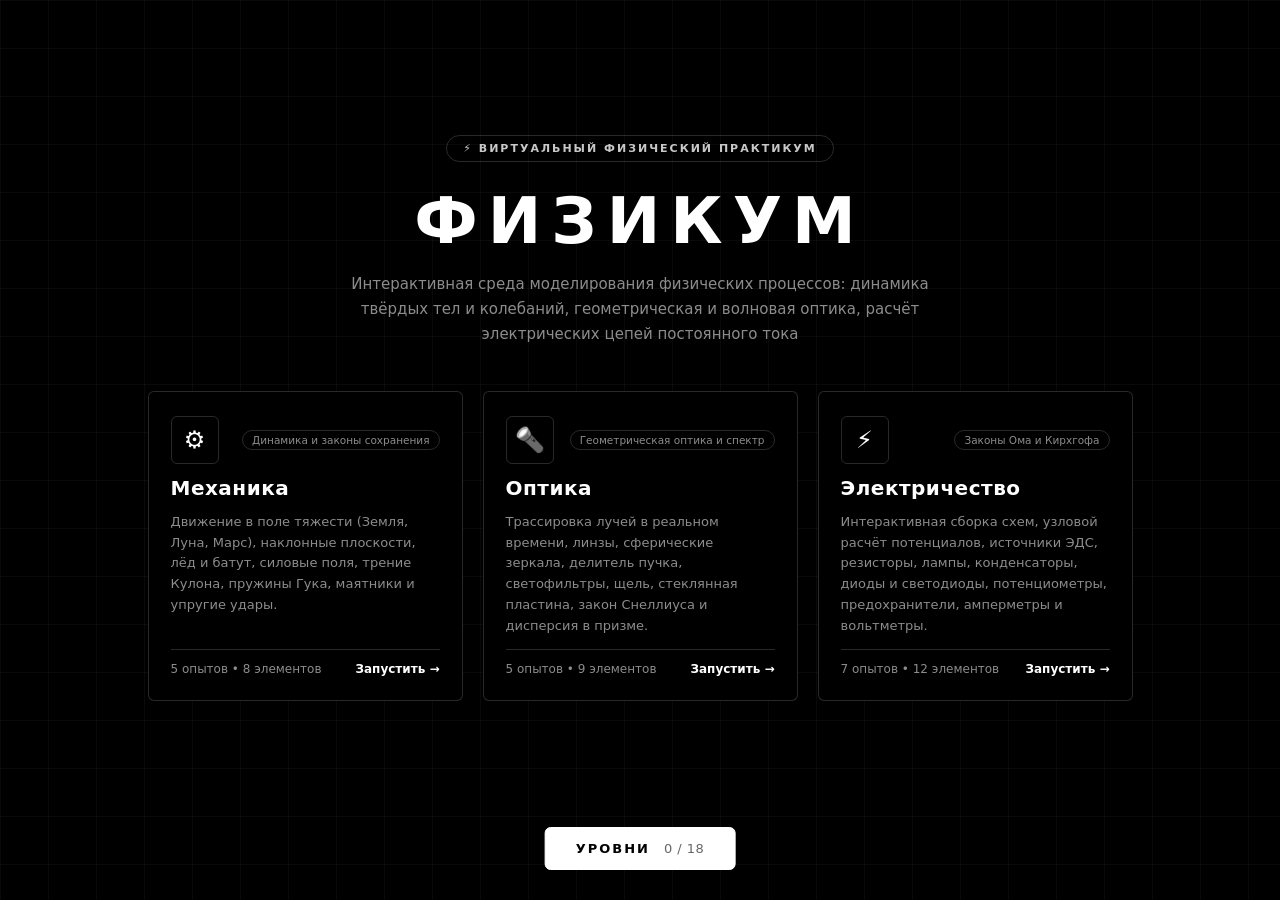
<file: Physical game V6/index.html>
<!DOCTYPE html>
<html lang="ru">
<head>
  <meta charset="UTF-8">
  <meta name="viewport" content="width=device-width, initial-scale=1.0">
  <title>Физикум — Интерактивная физическая лаборатория</title>
  <link rel="stylesheet" href="styles.css">
</head>
<body>

  <!-- Стартовый экран выбора лаборатории -->
  <div id="theme-screen" class="screen">
    <div class="hero-bg-grid"></div>
    <div class="hero-content">
      <div class="hero-badge">⚡ Виртуальный физический практикум</div>
      <h1>ФИЗИКУМ</h1>
      <p class="subtitle">
        Интерактивная среда моделирования физических процессов: динамика твёрдых тел и колебаний,
        геометрическая и волновая оптика, расчёт электрических цепей постоянного тока
      </p>

      <div class="theme-cards">
        <div class="theme-card" data-theme="mechanics">
          <div class="card-top">
            <div class="theme-icon-wrap mechanics-glow">⚙️</div>
            <span class="card-tag">Динамика и законы сохранения</span>
          </div>
          <h2>Механика</h2>
          <p>Движение в поле тяжести (Земля, Луна, Марс), наклонные плоскости, лёд и батут, силовые поля, трение Кулона, пружины Гука, маятники и упругие удары.</p>
          <div class="card-footer">
            <span>5 опытов • 8 элементов</span>
            <span class="theme-cta">Запустить →</span>
          </div>
        </div>

        <div class="theme-card" data-theme="optics">
          <div class="card-top">
            <div class="theme-icon-wrap optics-glow">🔦</div>
            <span class="card-tag">Геометрическая оптика и спектр</span>
          </div>
          <h2>Оптика</h2>
          <p>Трассировка лучей в реальном времени, линзы, сферические зеркала, делитель пучка, светофильтры, щель, стеклянная пластина, закон Снеллиуса и дисперсия в призме.</p>
          <div class="card-footer">
            <span>5 опытов • 9 элементов</span>
            <span class="theme-cta">Запустить →</span>
          </div>
        </div>

        <div class="theme-card" data-theme="electricity">
          <div class="card-top">
            <div class="theme-icon-wrap electricity-glow">⚡</div>
            <span class="card-tag">Законы Ома и Кирхгофа</span>
          </div>
          <h2>Электричество</h2>
          <p>Интерактивная сборка схем, узловой расчёт потенциалов, источники ЭДС, резисторы, лампы, конденсаторы, диоды и светодиоды, потенциометры, предохранители, амперметры и вольтметры.</p>
          <div class="card-footer">
            <span>7 опытов • 12 элементов</span>
            <span class="theme-cta">Запустить →</span>
          </div>
        </div>
      </div>
    </div>

    <button id="levels-btn" class="levels-cta">
      <span>Уровни</span>
      <span class="levels-cta-count" id="levels-cta-count">0 / 0</span>
    </button>
  </div>

  <!-- Экран уровней -->
  <div id="levels-screen" class="hidden">
    <div class="levels-inner">
      <div class="levels-header">
        <button id="levels-home-btn" class="tb-btn">← Главная</button>
        <h2>Уровни</h2>
        <span id="levels-progress" class="levels-progress"></span>
      </div>
      <div id="levels-groups"></div>
    </div>
  </div>

  <!-- Рабочее пространство лаборатории (Dock Studio Layout) -->
  <div id="sandbox-screen" class="app-shell hidden">

    <!-- Верхняя панель инструментов -->
    <header id="topbar">
      <div class="topbar-left">
        <button id="back-btn" class="brand-btn" title="На главный экран">
          <span class="brand-dot"></span>
          <span class="brand-name">ФИЗИКУМ</span>
        </button>

        <button id="levels-back-btn" class="tb-btn" title="Вернуться к списку уровней">← Уровни</button>

        <nav class="theme-tabs">
          <button class="theme-tab" data-theme="mechanics">⚙️ Механика</button>
          <button class="theme-tab" data-theme="optics">🔦 Оптика</button>
          <button class="theme-tab" data-theme="electricity">⚡ Электричество</button>
        </nav>
      </div>

      <!-- Центр: Управление симуляцией -->
      <div class="topbar-center">
        <div class="transport-group">
          <button id="play-btn" class="tb-btn primary" title="Старт / Пауза (Пробел)">⏸ Пауза</button>
          <button id="step-btn" class="tb-btn" title="Один шаг симуляции (S)">⏭ Шаг</button>
          <button id="reset-btn" class="tb-btn" title="Сбросить к начальному состоянию (R)">↺ Сброс</button>
        </div>

        <div class="speed-pills" title="Скорость течения времени">
          <button class="speed-pill" data-speed="0.25">0.25×</button>
          <button class="speed-pill" data-speed="0.5">0.5×</button>
          <button class="speed-pill active" data-speed="1">1×</button>
          <button class="speed-pill" data-speed="2">2×</button>
        </div>
      </div>

      <!-- Право: Опции вида и сцены -->
      <div class="topbar-right">
        <button id="vectors-btn" class="tb-btn active" title="Показывать векторы сил, фокусы и подписи (V)">📐 Векторы</button>
        <button id="snap-btn" class="tb-btn" title="Привязка координат к сетке (G)">🧲 Сетка</button>
        <button id="clear-btn" class="tb-btn danger" title="Очистить холст">🗑 Очистить</button>
      </div>
    </header>

    <!-- Основная рабочая область: Левый док + Центральный холст + Правый док -->
    <div class="workspace-body">

      <!-- Левая боковая панель: Приборы и Готовые опыты -->
      <aside id="left-sidebar">
        <div id="level-panel" class="sidebar-block hidden">
          <span class="level-kicker" id="level-kicker">Уровень</span>
          <h3 class="level-title" id="level-title"></h3>
          <p class="level-brief" id="level-brief"></p>
          <ul class="goal-list" id="goal-list"></ul>
          <div class="level-actions">
            <button id="level-hint-btn" class="mini-btn">Подсказка</button>
            <button id="level-restart-btn" class="mini-btn">Заново</button>
          </div>
          <p class="level-hint hidden" id="level-hint"></p>
        </div>

        <div class="sidebar-block">
          <div class="section-header">
            <span>🧰 Приборы и элементы</span>
            <span class="section-hint">ⓘ — справка</span>
          </div>
          <div id="palette-items" class="palette-list"></div>
        </div>

        <div class="sidebar-block" id="presets-block">
          <div class="section-header">
            <span>🧪 Лабораторные опыты</span>
          </div>
          <div id="presets-list" class="presets-list"></div>
        </div>

        <div class="sidebar-block sidebar-help">
          <div class="section-header"><span>⌨️ Управление</span></div>
          <div class="shortcut-list">
            <div><kbd>ЛКМ</kbd> Двигать объект / клемму</div>
            <div><kbd>Кружок сверху</kbd> Вращать (+<kbd>Shift</kbd> 15°)</div>
            <div><kbd>ПКМ</kbd> / <kbd>Колесо</kbd> Камера и зум</div>
            <div><kbd>3D</kbd> ЛКМ по пустому — вращение, <kbd>ПКМ</kbd> — сдвиг</div>
            <div><kbd>Пробел</kbd> Пауза • <kbd>R</kbd> Сброс</div>
            <div><kbd>Ctrl+D</kbd> Копия • <kbd>Del</kbd> Удалить</div>
          </div>
        </div>
      </aside>

      <!-- Центральный холст -->
      <main id="viewport">
        <canvas id="canvas"></canvas>
        <canvas id="ray-canvas"></canvas>
        <canvas id="canvas3d" style="display:none"></canvas>

        <!-- Переключатель вида 2D / 3D -->
        <div id="view-toggle" class="view-toggle" role="group" aria-label="Режим отображения">
          <button class="view-toggle-btn active" data-view="2d" title="Плоский вид (2D)">2D</button>
          <button class="view-toggle-btn" data-view="3d" title="Объёмный вид (3D)">3D</button>
        </div>

        <!-- Верхний левый HUD: статус и подсказка -->
        <div class="viewport-hud-top">
          <div id="sim-status-badge" class="status-pill running">
            <span class="pulse-dot"></span>
            <span id="sim-status-text">Симуляция активна</span>
          </div>
          <div id="context-hint" class="context-hint">Выберите объект для настройки параметров</div>
        </div>

        <!-- Нижний левый HUD: управление камерой -->
        <div class="viewport-hud-bottom">
          <button id="zoom-out-btn" class="hud-icon-btn" title="Отдалить">−</button>
          <button id="zoom-reset-btn" class="hud-zoom-val" title="Сбросить камеру в центр">100%</button>
          <button id="zoom-in-btn" class="hud-icon-btn" title="Приблизить">+</button>
          <button id="center-cam-btn" class="hud-icon-btn" title="Центрировать сцену">⌖</button>
        </div>

        <!-- Окно «Уровень пройден» -->
        <div id="level-complete" class="hidden">
          <h3>Уровень пройден</h3>
          <p id="level-complete-text"></p>
          <div class="level-actions">
            <button id="level-next-btn" class="mini-btn primary">Следующий</button>
            <button id="level-list-btn" class="mini-btn">К уровням</button>
            <button id="level-stay-btn" class="mini-btn">Остаться</button>
          </div>
        </div>

        <!-- Всплывающее уведомление -->
        <div id="status-toast" class="status-toast hidden"></div>
      </main>

      <!-- Правая боковая панель: Инспектор + Телеметрия + Осциллограф -->
      <aside id="right-sidebar">

        <!-- Блок 1: Инспектор выбранного объекта (или параметры среды, если ничего не выбрано) -->
        <div class="sidebar-block inspector-block">
          <div class="inspector-header">
            <div>
              <span id="insp-badge" class="insp-badge">СРЕДА</span>
              <h3 id="insp-title">Параметры лаборатории</h3>
            </div>
            <button id="insp-close" class="icon-btn hidden" title="Снять выделение (Esc)">✕</button>
          </div>

          <!-- Быстрые действия над выбранным объектом -->
          <div id="insp-actions" class="inspector-actions hidden">
            <button id="insp-dup-btn" class="mini-btn" title="Дублировать (Ctrl+D)">⧉ Копия</button>
            <button id="insp-del-btn" class="mini-btn danger" title="Удалить (Delete)">🗑 Удалить</button>
          </div>

          <div id="insp-body" class="insp-controls"></div>
        </div>

        <!-- Блок 2: Живые показания датчиков -->
        <div class="sidebar-block">
          <div class="section-header">
            <span>📊 Показания приборов</span>
          </div>
          <div id="insp-telemetry" class="telemetry-grid"></div>
        </div>

        <!-- Блок 3: График в реальном времени (встроен в док, ничего не перекрывает) -->
        <div class="sidebar-block chart-block">
          <div class="chart-header">
            <span id="chart-title">📈 Осциллограф</span>
            <div id="chart-legend" class="chart-legend"></div>
          </div>
          <canvas id="chart-canvas" width="278" height="120"></canvas>
        </div>

      </aside>

    </div>
  </div>

  <!-- Скрипты -->
  <script src="js/elements/base.js"></script>
  <script src="js/elements/mechanics.js"></script>
  <script src="js/elements/optics.js"></script>
  <script src="js/elements/electricity.js"></script>
  <script src="js/registry.js"></script>
  <script src="js/levels.js"></script>
  <script src="js/view3d.js"></script>
  <script src="js/world.js"></script>
  <script src="js/main.js"></script>
</body>
</html>
</file>
<file: Physical game V6/styles.css>
/* ============================================================
   ФИЗИКУМ — минималистичный чёрно-белый стиль
   Чёрный фон, белые линии, один шрифт, никаких градиентов и свечения.
   Единственный цвет в интерфейсе — цвет лучей света в оптике.
   ============================================================ */
* {
  margin: 0;
  padding: 0;
  box-sizing: border-box;
  user-select: none;
}

:root {
  --bg: #000000;
  --bg-panel: #0a0a0a;
  --bg-card: #111111;
  --bg-hover: #1a1a1a;
  --line: rgba(255, 255, 255, 0.16);
  --line-strong: rgba(255, 255, 255, 0.45);
  --text: #ffffff;
  --text-2: #c8c8c8;
  --text-muted: #8c8c8c;
  --radius: 6px;
}

body {
  font-family: 'Inter', system-ui, -apple-system, 'Segoe UI', Roboto, sans-serif;
  background: var(--bg);
  color: var(--text);
  overflow: hidden;
  height: 100vh;
  width: 100vw;
}

.hidden {
  display: none !important;
}

/* Эмодзи и значки приводим к серому: интерфейс строго чёрно-белый */
#theme-screen,
#levels-screen,
#topbar,
#left-sidebar,
#right-sidebar,
.viewport-hud-top,
.viewport-hud-bottom,
.status-toast,
#level-complete,
#canvas {
  filter: grayscale(1);
}

button {
  font-family: inherit;
}

/* ============================================================
   Главный экран
   ============================================================ */
#theme-screen {
  position: fixed;
  inset: 0;
  display: flex;
  flex-direction: column;
  align-items: center;
  justify-content: center;
  background: var(--bg);
  padding: 32px 32px 96px;
  z-index: 50;
}

.hero-bg-grid {
  position: absolute;
  inset: 0;
  background-image:
    linear-gradient(to right, rgba(255, 255, 255, 0.04) 1px, transparent 1px),
    linear-gradient(to bottom, rgba(255, 255, 255, 0.04) 1px, transparent 1px);
  background-size: 48px 48px;
  pointer-events: none;
}

.hero-content {
  max-width: 1020px;
  width: 100%;
  display: flex;
  flex-direction: column;
  align-items: center;
  text-align: center;
  z-index: 2;
}

.hero-badge {
  font-size: 11px;
  font-weight: 600;
  letter-spacing: 2px;
  text-transform: uppercase;
  color: var(--text-2);
  border: 1px solid var(--line);
  padding: 6px 16px;
  border-radius: 999px;
  margin-bottom: 22px;
}

#theme-screen h1 {
  font-size: 64px;
  font-weight: 800;
  letter-spacing: 10px;
  color: var(--text);
  margin-bottom: 14px;
}

.subtitle {
  color: var(--text-muted);
  max-width: 640px;
  line-height: 1.65;
  margin-bottom: 44px;
  font-size: 15px;
}

.theme-cards {
  display: grid;
  grid-template-columns: repeat(3, minmax(260px, 315px));
  gap: 20px;
  width: 100%;
  justify-content: center;
}

.theme-card {
  padding: 24px 22px;
  border-radius: var(--radius);
  background: var(--bg);
  border: 1px solid var(--line);
  cursor: pointer;
  text-align: left;
  display: flex;
  flex-direction: column;
  gap: 12px;
  transition: background 0.15s, border-color 0.15s;
}

.theme-card:hover {
  background: var(--bg-card);
  border-color: var(--text);
}

.card-top {
  display: flex;
  align-items: center;
  justify-content: space-between;
}

.card-tag {
  font-size: 10.5px;
  font-weight: 500;
  color: var(--text-muted);
  padding: 3px 9px;
  border-radius: 99px;
  border: 1px solid var(--line);
}

.theme-icon-wrap {
  width: 48px;
  height: 48px;
  border-radius: var(--radius);
  display: flex;
  align-items: center;
  justify-content: center;
  font-size: 24px;
  border: 1px solid var(--line);
  background: transparent;
}

.theme-card h2 {
  font-size: 20px;
  font-weight: 700;
  letter-spacing: 0.5px;
}

.theme-card p {
  font-size: 13px;
  color: var(--text-muted);
  line-height: 1.6;
  flex: 1;
}

.card-footer {
  display: flex;
  align-items: center;
  justify-content: space-between;
  padding-top: 12px;
  border-top: 1px solid var(--line);
  font-size: 12px;
  color: var(--text-muted);
}

.theme-cta {
  font-weight: 600;
  color: var(--text);
}

/* Кнопка «Уровни» внизу главного экрана */
.levels-cta {
  position: absolute;
  left: 50%;
  bottom: 30px;
  transform: translateX(-50%);
  z-index: 3;
  display: inline-flex;
  align-items: center;
  gap: 14px;
  background: var(--text);
  color: var(--bg);
  border: 1px solid var(--text);
  border-radius: var(--radius);
  padding: 13px 30px;
  font-size: 13px;
  font-weight: 700;
  letter-spacing: 2px;
  text-transform: uppercase;
  cursor: pointer;
  transition: background 0.15s, color 0.15s;
}

.levels-cta:hover {
  background: var(--bg);
  color: var(--text);
}

.levels-cta-count {
  font-weight: 500;
  letter-spacing: 0.5px;
  opacity: 0.6;
  font-variant-numeric: tabular-nums;
}

/* ============================================================
   Экран уровней
   ============================================================ */
#levels-screen {
  position: fixed;
  inset: 0;
  background: var(--bg);
  z-index: 55;
  overflow-y: auto;
  padding: 28px 40px 60px;
}

.levels-inner {
  max-width: 1020px;
  margin: 0 auto;
}

.levels-header {
  display: flex;
  align-items: center;
  justify-content: space-between;
  gap: 16px;
  padding-bottom: 20px;
  border-bottom: 1px solid var(--line);
  margin-bottom: 8px;
}

.levels-header h2 {
  font-size: 28px;
  font-weight: 800;
  letter-spacing: 6px;
  text-transform: uppercase;
}

.levels-progress {
  font-size: 13px;
  color: var(--text-muted);
  font-variant-numeric: tabular-nums;
}

.levels-group {
  margin-top: 30px;
}

.levels-group-title {
  display: flex;
  align-items: baseline;
  justify-content: space-between;
  font-size: 12px;
  font-weight: 700;
  letter-spacing: 2px;
  text-transform: uppercase;
  color: var(--text-2);
  margin-bottom: 12px;
}

.levels-group-title span:last-child {
  font-weight: 500;
  letter-spacing: 0;
  color: var(--text-muted);
}

.level-grid {
  display: grid;
  grid-template-columns: repeat(auto-fill, minmax(230px, 1fr));
  gap: 12px;
}

.level-card {
  position: relative;
  text-align: left;
  background: var(--bg);
  color: var(--text);
  border: 1px solid var(--line);
  border-radius: var(--radius);
  padding: 16px 16px 14px;
  cursor: pointer;
  display: flex;
  flex-direction: column;
  gap: 6px;
  transition: background 0.15s, border-color 0.15s;
}

.level-card:hover {
  background: var(--bg-card);
  border-color: var(--text);
}

.level-card.done {
  border-color: var(--line-strong);
}

.level-num {
  font-size: 11px;
  font-weight: 700;
  letter-spacing: 1.5px;
  color: var(--text-muted);
}

.level-card h3 {
  font-size: 15px;
  font-weight: 700;
}

.level-card p {
  font-size: 12px;
  line-height: 1.5;
  color: var(--text-muted);
}

.level-check {
  position: absolute;
  top: 12px;
  right: 14px;
  width: 20px;
  height: 20px;
  border-radius: 50%;
  border: 1px solid var(--line);
  display: flex;
  align-items: center;
  justify-content: center;
  font-size: 11px;
  color: var(--bg);
}

.level-card.done .level-check {
  background: var(--text);
  border-color: var(--text);
}

/* ============================================================
   Рабочее пространство
   ============================================================ */
.app-shell {
  position: fixed;
  inset: 0;
  display: flex;
  flex-direction: column;
  background: var(--bg);
}

#topbar {
  height: 54px;
  min-height: 54px;
  background: var(--bg-panel);
  border-bottom: 1px solid var(--line);
  padding: 0 14px;
  display: flex;
  align-items: center;
  justify-content: space-between;
  gap: 12px;
  z-index: 30;
}

.topbar-left,
.topbar-center,
.topbar-right {
  display: flex;
  align-items: center;
  gap: 8px;
}

.brand-btn {
  display: flex;
  align-items: center;
  gap: 8px;
  background: transparent;
  border: 1px solid var(--line);
  color: var(--text);
  padding: 6px 12px;
  border-radius: var(--radius);
  cursor: pointer;
  font-weight: 800;
  font-size: 12px;
  letter-spacing: 2px;
  transition: background 0.15s, border-color 0.15s;
}

.brand-btn:hover {
  background: var(--bg-hover);
  border-color: var(--text);
}

.brand-dot {
  width: 8px;
  height: 8px;
  border-radius: 50%;
  background: var(--text);
}

.theme-tabs,
.transport-group,
.speed-pills {
  display: flex;
  padding: 2px;
  border-radius: var(--radius);
  border: 1px solid var(--line);
  gap: 2px;
}

.theme-tab,
.speed-pill {
  background: transparent;
  color: var(--text-muted);
  border: none;
  padding: 5px 12px;
  border-radius: 4px;
  font-size: 12.5px;
  font-weight: 600;
  cursor: pointer;
  transition: background 0.15s, color 0.15s;
}

.speed-pill {
  padding: 4px 8px;
  font-size: 11.5px;
}

.theme-tab:hover,
.speed-pill:hover {
  color: var(--text);
}

.theme-tab.active,
.speed-pill.active {
  background: var(--text);
  color: var(--bg);
}

.tb-btn {
  background: transparent;
  color: var(--text-2);
  border: 1px solid var(--line);
  border-radius: 4px;
  padding: 5px 11px;
  font-size: 12.5px;
  font-weight: 600;
  cursor: pointer;
  transition: background 0.14s, color 0.14s, border-color 0.14s;
  display: inline-flex;
  align-items: center;
  gap: 5px;
}

.transport-group .tb-btn {
  border-color: transparent;
}

.tb-btn:hover {
  background: var(--bg-hover);
  color: var(--text);
  border-color: var(--line-strong);
}

.tb-btn.primary {
  background: var(--text);
  border-color: var(--text);
  color: var(--bg);
}

.tb-btn.primary.running {
  background: transparent;
  color: var(--text);
  border-color: var(--text);
}

.tb-btn.active {
  background: var(--text);
  border-color: var(--text);
  color: var(--bg);
}

.tb-btn.danger:hover {
  background: var(--text);
  border-color: var(--text);
  color: var(--bg);
}

/* Режим уровня: вместо вкладок разделов — кнопка возврата к уровням */
#levels-back-btn {
  display: none;
}

.level-mode #levels-back-btn {
  display: inline-flex;
}

.level-mode .theme-tabs {
  display: none;
}

/* ---------- Основное тело ---------- */
.workspace-body {
  flex: 1;
  display: flex;
  min-height: 0;
  overflow: hidden;
}

#left-sidebar,
#right-sidebar {
  background: var(--bg-panel);
  display: flex;
  flex-direction: column;
  overflow-y: auto;
  padding: 12px;
  z-index: 20;
}

#left-sidebar {
  width: 260px;
  min-width: 260px;
  border-right: 1px solid var(--line);
  gap: 18px;
}

#right-sidebar {
  width: 306px;
  min-width: 306px;
  border-left: 1px solid var(--line);
  gap: 14px;
}

.sidebar-block {
  display: flex;
  flex-direction: column;
  gap: 8px;
}

.section-header {
  display: flex;
  align-items: center;
  justify-content: space-between;
  font-size: 10.5px;
  font-weight: 700;
  text-transform: uppercase;
  letter-spacing: 1.5px;
  color: var(--text-muted);
}

.section-hint {
  white-space: nowrap;
  flex-shrink: 0;
  font-size: 10px;
  font-weight: 500;
  text-transform: none;
  letter-spacing: 0;
}

/* ---------- Палитра ---------- */
.palette-list,
.presets-list {
  display: flex;
  flex-direction: column;
  gap: 5px;
}

.palette-btn {
  display: flex;
  align-items: center;
  gap: 10px;
  width: 100%;
  padding: 8px 10px;
  background: var(--bg);
  color: var(--text);
  border: 1px solid var(--line);
  border-radius: var(--radius);
  cursor: grab;
  text-align: left;
  transition: background 0.14s, border-color 0.14s;
}

.palette-btn:hover {
  background: var(--bg-hover);
  border-color: var(--text);
}

.palette-btn:active {
  cursor: grabbing;
}

.palette-icon {
  font-size: 16px;
  width: 30px;
  height: 30px;
  border-radius: 4px;
  border: 1px solid var(--line);
  display: flex;
  align-items: center;
  justify-content: center;
  flex-shrink: 0;
}

.palette-item-text {
  display: flex;
  flex-direction: column;
  gap: 1px;
}

.palette-item-title {
  font-size: 12.5px;
  font-weight: 600;
}

.palette-item-sub {
  font-size: 10.5px;
  color: var(--text-muted);
}

.palette-empty {
  font-size: 12px;
  line-height: 1.5;
  color: var(--text-muted);
  border: 1px dashed var(--line);
  border-radius: var(--radius);
  padding: 10px 12px;
}

.preset-card {
  width: 100%;
  text-align: left;
  background: transparent;
  border: 1px solid var(--line);
  color: var(--text-2);
  padding: 8px 10px;
  border-radius: var(--radius);
  font-size: 12px;
  font-weight: 500;
  line-height: 1.35;
  cursor: pointer;
  transition: background 0.15s, color 0.15s, border-color 0.15s;
}

.preset-card:hover {
  background: var(--bg-hover);
  color: var(--text);
  border-color: var(--line-strong);
}

.preset-card.active {
  background: var(--text);
  border-color: var(--text);
  color: var(--bg);
}

.sidebar-help {
  margin-top: auto;
  padding-top: 12px;
  border-top: 1px solid var(--line);
}

.shortcut-list {
  display: flex;
  flex-direction: column;
  gap: 5px;
  font-size: 11px;
  color: var(--text-muted);
}

kbd {
  display: inline-block;
  padding: 1px 5px;
  font-size: 10px;
  font-family: inherit;
  font-weight: 600;
  color: var(--text);
  border: 1px solid var(--line-strong);
  border-radius: 3px;
}

/* ============================================================
   Панель уровня (в левой колонке)
   ============================================================ */
#level-panel {
  border: 1px solid var(--line-strong);
  border-radius: var(--radius);
  padding: 12px;
  gap: 10px;
}

.level-kicker {
  font-size: 10px;
  font-weight: 700;
  letter-spacing: 2px;
  text-transform: uppercase;
  color: var(--text-muted);
}

.level-title {
  font-size: 16px;
  font-weight: 800;
  line-height: 1.25;
}

.level-brief {
  font-size: 12px;
  line-height: 1.55;
  color: var(--text-2);
}

.goal-list {
  list-style: none;
  display: flex;
  flex-direction: column;
  gap: 6px;
  border-top: 1px solid var(--line);
  padding-top: 10px;
}

.goal-item {
  display: flex;
  align-items: flex-start;
  gap: 8px;
  font-size: 12px;
  line-height: 1.4;
  color: var(--text-muted);
}

.goal-box {
  flex: 0 0 14px;
  height: 14px;
  margin-top: 1px;
  border: 1px solid var(--line-strong);
  border-radius: 3px;
  display: flex;
  align-items: center;
  justify-content: center;
  font-size: 10px;
  line-height: 1;
  color: var(--bg);
}

.goal-item.ok {
  color: var(--text);
}

.goal-item.ok .goal-box {
  background: var(--text);
  border-color: var(--text);
}

.level-actions {
  display: flex;
  gap: 6px;
}

.level-hint {
  font-size: 11.5px;
  line-height: 1.5;
  color: var(--text-2);
  border-left: 2px solid var(--text);
  padding-left: 9px;
}

/* ============================================================
   Центральный холст и HUD
   ============================================================ */
#viewport {
  flex: 1;
  position: relative;
  min-width: 0;
  background: var(--bg);
  overflow: hidden;
}

#canvas,
#canvas3d,
#ray-canvas {
  display: block;
  position: absolute;
  inset: 0;
  width: 100%;
  height: 100%;
}

#canvas,
#canvas3d {
  cursor: default;
}

#ray-canvas {
  pointer-events: none;
}

#canvas.panning {
  cursor: grabbing !important;
}

#canvas.hover-item,
#canvas3d.hover-item {
  cursor: move;
}

#canvas.hover-port,
#canvas3d.hover-port {
  cursor: crosshair;
}

#canvas.hover-rotate,
#canvas3d.hover-rotate {
  cursor: grab;
}

#canvas3d.orbiting {
  cursor: grabbing;
}

.viewport-hud-top {
  position: absolute;
  top: 12px;
  left: 12px;
  display: flex;
  flex-direction: column;
  align-items: flex-start;
  gap: 6px;
  max-width: 340px;
  pointer-events: none;
}

/* Переключатель 2D / 3D: сверху по центру рабочей области */
.view-toggle {
  position: absolute;
  top: 12px;
  left: 50%;
  transform: translateX(-50%);
  display: flex;
  padding: 2px;
  gap: 2px;
  background: var(--bg);
  border: 1px solid var(--line-strong);
  border-radius: var(--radius);
  z-index: 24;
}

.view-toggle-btn {
  min-width: 52px;
  padding: 6px 14px;
  background: transparent;
  color: var(--text-muted);
  border: none;
  border-radius: 4px;
  font-size: 12.5px;
  font-weight: 800;
  letter-spacing: 1.5px;
  cursor: pointer;
  transition: background 0.15s, color 0.15s;
}

.view-toggle-btn:hover {
  color: var(--text);
}

.view-toggle-btn.active {
  background: var(--text);
  color: var(--bg);
}

.status-pill,
.context-hint {
  display: inline-flex;
  align-items: center;
  gap: 6px;
  padding: 5px 11px;
  border-radius: 99px;
  font-size: 11.5px;
  font-weight: 600;
  background: var(--bg);
  border: 1px solid var(--line);
}

.context-hint {
  font-weight: 500;
  color: var(--text-muted);
}

.pulse-dot {
  width: 7px;
  height: 7px;
  border-radius: 50%;
  border: 1px solid var(--text);
  background: transparent;
}

.status-pill.running .pulse-dot {
  background: var(--text);
}

.viewport-hud-bottom {
  position: absolute;
  bottom: 12px;
  left: 12px;
  display: flex;
  align-items: center;
  gap: 3px;
  background: var(--bg);
  border: 1px solid var(--line);
  padding: 3px;
  border-radius: var(--radius);
}

.hud-icon-btn,
.hud-zoom-val {
  background: transparent;
  color: var(--text-2);
  border: none;
  padding: 4px 8px;
  border-radius: 4px;
  font-size: 12px;
  font-weight: 600;
  cursor: pointer;
}

.hud-icon-btn:hover,
.hud-zoom-val:hover {
  background: var(--bg-hover);
  color: var(--text);
}

.status-toast {
  position: absolute;
  bottom: 14px;
  left: 50%;
  transform: translateX(-50%);
  background: var(--text);
  color: var(--bg);
  padding: 7px 16px;
  border-radius: 999px;
  font-size: 12.5px;
  font-weight: 600;
  pointer-events: none;
  z-index: 25;
}

/* Окно «Уровень пройден» */
#level-complete {
  position: absolute;
  bottom: 56px;
  left: 50%;
  transform: translateX(-50%);
  background: var(--bg);
  border: 1px solid var(--text);
  border-radius: var(--radius);
  padding: 26px 30px 22px;
  text-align: center;
  z-index: 40;
  min-width: 300px;
}

#level-complete h3 {
  font-size: 18px;
  font-weight: 800;
  letter-spacing: 4px;
  text-transform: uppercase;
  margin-bottom: 8px;
}

#level-complete p {
  font-size: 12.5px;
  color: var(--text-muted);
  line-height: 1.5;
  margin-bottom: 18px;
}

#level-complete .level-actions {
  justify-content: center;
}

/* ============================================================
   Правая панель
   ============================================================ */
.inspector-block,
.chart-block {
  border: 1px solid var(--line);
  border-radius: var(--radius);
  padding: 12px;
}

.inspector-header {
  display: flex;
  align-items: flex-start;
  justify-content: space-between;
  padding-bottom: 8px;
  border-bottom: 1px solid var(--line);
}

.insp-badge {
  display: inline-block;
  font-size: 9.5px;
  font-weight: 700;
  text-transform: uppercase;
  letter-spacing: 1.2px;
  padding: 2px 6px;
  border-radius: 3px;
  border: 1px solid var(--line-strong);
  color: var(--text-2);
  margin-bottom: 4px;
}

#insp-title {
  font-size: 15px;
  font-weight: 700;
}

.icon-btn {
  background: transparent;
  color: var(--text-muted);
  border: none;
  font-size: 14px;
  cursor: pointer;
  padding: 2px 6px;
  border-radius: 4px;
}

.icon-btn:hover {
  background: var(--bg-hover);
  color: var(--text);
}

.inspector-actions {
  display: flex;
  gap: 6px;
  padding: 8px 0 6px;
  border-bottom: 1px solid var(--line);
}

.mini-btn {
  flex: 1;
  background: transparent;
  color: var(--text-2);
  border: 1px solid var(--line);
  border-radius: 4px;
  padding: 5px 8px;
  font-size: 11.5px;
  font-weight: 600;
  cursor: pointer;
  transition: background 0.14s, color 0.14s, border-color 0.14s;
}

.mini-btn:hover {
  background: var(--bg-hover);
  color: var(--text);
  border-color: var(--line-strong);
}

.mini-btn.primary {
  background: var(--text);
  color: var(--bg);
  border-color: var(--text);
}

.mini-btn.primary:hover {
  background: var(--text-2);
}

.mini-btn.danger:hover {
  background: var(--text);
  border-color: var(--text);
  color: var(--bg);
}

.insp-controls {
  display: flex;
  flex-direction: column;
  gap: 10px;
  padding-top: 8px;
}

.prop-row {
  display: flex;
  flex-direction: column;
  gap: 4px;
}

.prop-label-line {
  display: flex;
  justify-content: space-between;
  font-size: 11.5px;
  color: var(--text-2);
}

.prop-val {
  color: var(--text);
  font-weight: 700;
  font-variant-numeric: tabular-nums;
}

.prop-row input[type='range'] {
  width: 100%;
  accent-color: #ffffff;
  cursor: pointer;
  height: 5px;
}

.prop-row select {
  background: var(--bg);
  color: var(--text);
  border: 1px solid var(--line-strong);
  border-radius: 4px;
  padding: 5px 8px;
  font-size: 12px;
  width: 100%;
  outline: none;
}

.prop-row input[type='checkbox'] {
  accent-color: #ffffff;
}

.prop-note {
  font-size: 11.5px;
  line-height: 1.5;
  color: var(--text-muted);
  border: 1px dashed var(--line);
  border-radius: 4px;
  padding: 7px 9px;
}

.quick-angles {
  display: flex;
  gap: 4px;
  margin-top: 2px;
}

.angle-chip {
  flex: 1;
  background: transparent;
  color: var(--text-muted);
  border: 1px solid var(--line);
  border-radius: 3px;
  padding: 3px 0;
  font-size: 10.5px;
  font-weight: 600;
  cursor: pointer;
}

.angle-chip:hover {
  color: var(--text);
  border-color: var(--text);
}

.prop-toggle {
  display: flex;
  align-items: center;
  justify-content: space-between;
  padding: 4px 0;
  font-size: 12px;
  cursor: pointer;
}

/* Показания приборов */
.telemetry-grid {
  display: grid;
  grid-template-columns: 1fr 1fr;
  gap: 6px;
}

.telemetry-card {
  background: var(--bg);
  border: 1px solid var(--line);
  border-radius: 4px;
  padding: 7px 9px;
}

.telemetry-name {
  font-size: 10px;
  color: var(--text-muted);
}

.telemetry-value {
  font-size: 12.5px;
  font-weight: 700;
  color: var(--text);
  margin-top: 2px;
  font-variant-numeric: tabular-nums;
}

/* Осциллограф: линии различаются начертанием, а не цветом */
.chart-block {
  margin-top: auto;
}

.chart-header {
  display: flex;
  align-items: center;
  justify-content: space-between;
  font-size: 11px;
  font-weight: 700;
  color: var(--text-muted);
  margin-bottom: 6px;
}

.chart-legend {
  display: flex;
  gap: 9px;
  font-size: 10.5px;
  color: var(--text-2);
}

.legend-dot {
  display: inline-flex;
  align-items: center;
  gap: 5px;
}

.legend-swatch {
  display: inline-block;
  width: 16px;
  height: 0;
  border-top: 2px solid var(--text);
}

.legend-swatch.ls-dash {
  border-top-style: dashed;
}

.legend-swatch.ls-dot {
  border-top-style: dotted;
  border-top-width: 3px;
}

#chart-canvas {
  display: block;
  width: 100%;
  height: 115px;
  background: var(--bg);
  border-radius: 4px;
  border: 1px solid var(--line);
}

/* ============================================================
   Пояснения к элементам: кнопка ⓘ и карточка в инспекторе
   ============================================================ */
.palette-entry {
  display: flex;
  flex-wrap: wrap;
  align-items: stretch;
  gap: 4px;
}

.palette-entry .palette-btn {
  flex: 1 1 0;
  width: auto;
  min-width: 0;
}

.palette-info-btn {
  flex: 0 0 30px;
  background: transparent;
  color: var(--text-muted);
  border: 1px solid var(--line);
  border-radius: var(--radius);
  font-size: 14px;
  cursor: pointer;
  transition: background 0.14s, color 0.14s, border-color 0.14s;
}

.palette-info-btn:hover,
.palette-info-btn.active {
  background: var(--text);
  color: var(--bg);
  border-color: var(--text);
}

.palette-info,
.info-card {
  padding: 9px 11px;
  border: 1px solid var(--line);
  border-radius: var(--radius);
  font-size: 11.5px;
  line-height: 1.55;
  color: var(--text-2);
}

.palette-info {
  flex: 1 1 100%;
}

.info-block + .info-block {
  margin-top: 8px;
}

.info-label {
  display: block;
  margin-bottom: 1px;
  font-size: 9.5px;
  font-weight: 700;
  letter-spacing: 1.5px;
  text-transform: uppercase;
  color: var(--text);
}

.info-formula {
  display: inline-block;
  margin-top: 8px;
  padding: 3px 8px;
  border-radius: 4px;
  border: 1px solid var(--line-strong);
  color: var(--text);
  font-size: 11.5px;
  font-weight: 600;
  font-family: 'Cambria Math', 'Times New Roman', serif;
}

.info-card > summary {
  cursor: pointer;
  font-size: 11.5px;
  font-weight: 700;
  color: var(--text);
  list-style: none;
}

.info-card > summary::-webkit-details-marker {
  display: none;
}

.info-card > summary::before {
  content: '▸ ';
}

.info-card[open] > summary::before {
  content: '▾ ';
}

.info-card[open] > summary {
  margin-bottom: 8px;
}

/* Тонкие полосы прокрутки */
::-webkit-scrollbar {
  width: 8px;
}

::-webkit-scrollbar-thumb {
  background: rgba(255, 255, 255, 0.2);
  border-radius: 4px;
}

/* Подзаголовок группы параметров в инспекторе (3D · кручение) */
.prop-heading {
  margin-top: 6px;
  padding-top: 10px;
  border-top: 1px solid var(--line);
  font-size: 10px;
  font-weight: 700;
  letter-spacing: 0.06em;
  text-transform: uppercase;
  line-height: 1.45;
  color: var(--text-2);
}
</file>
